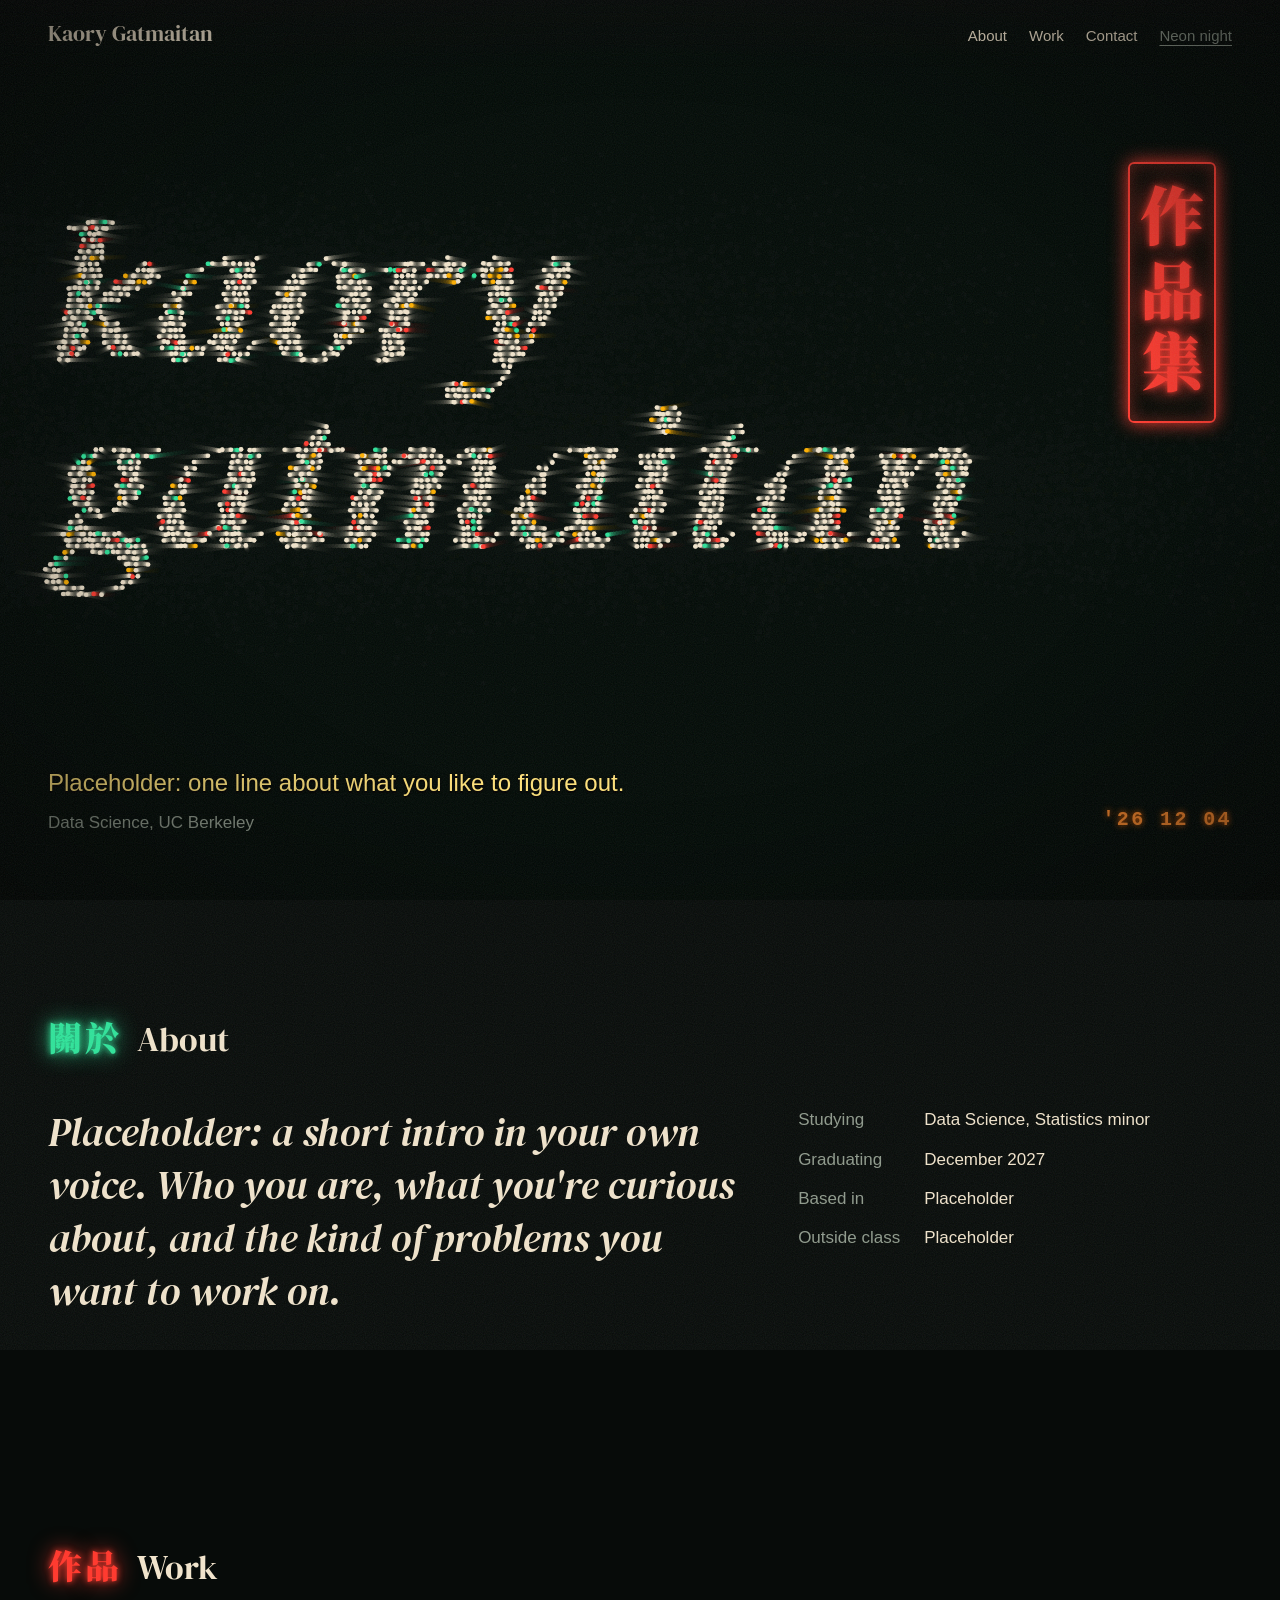
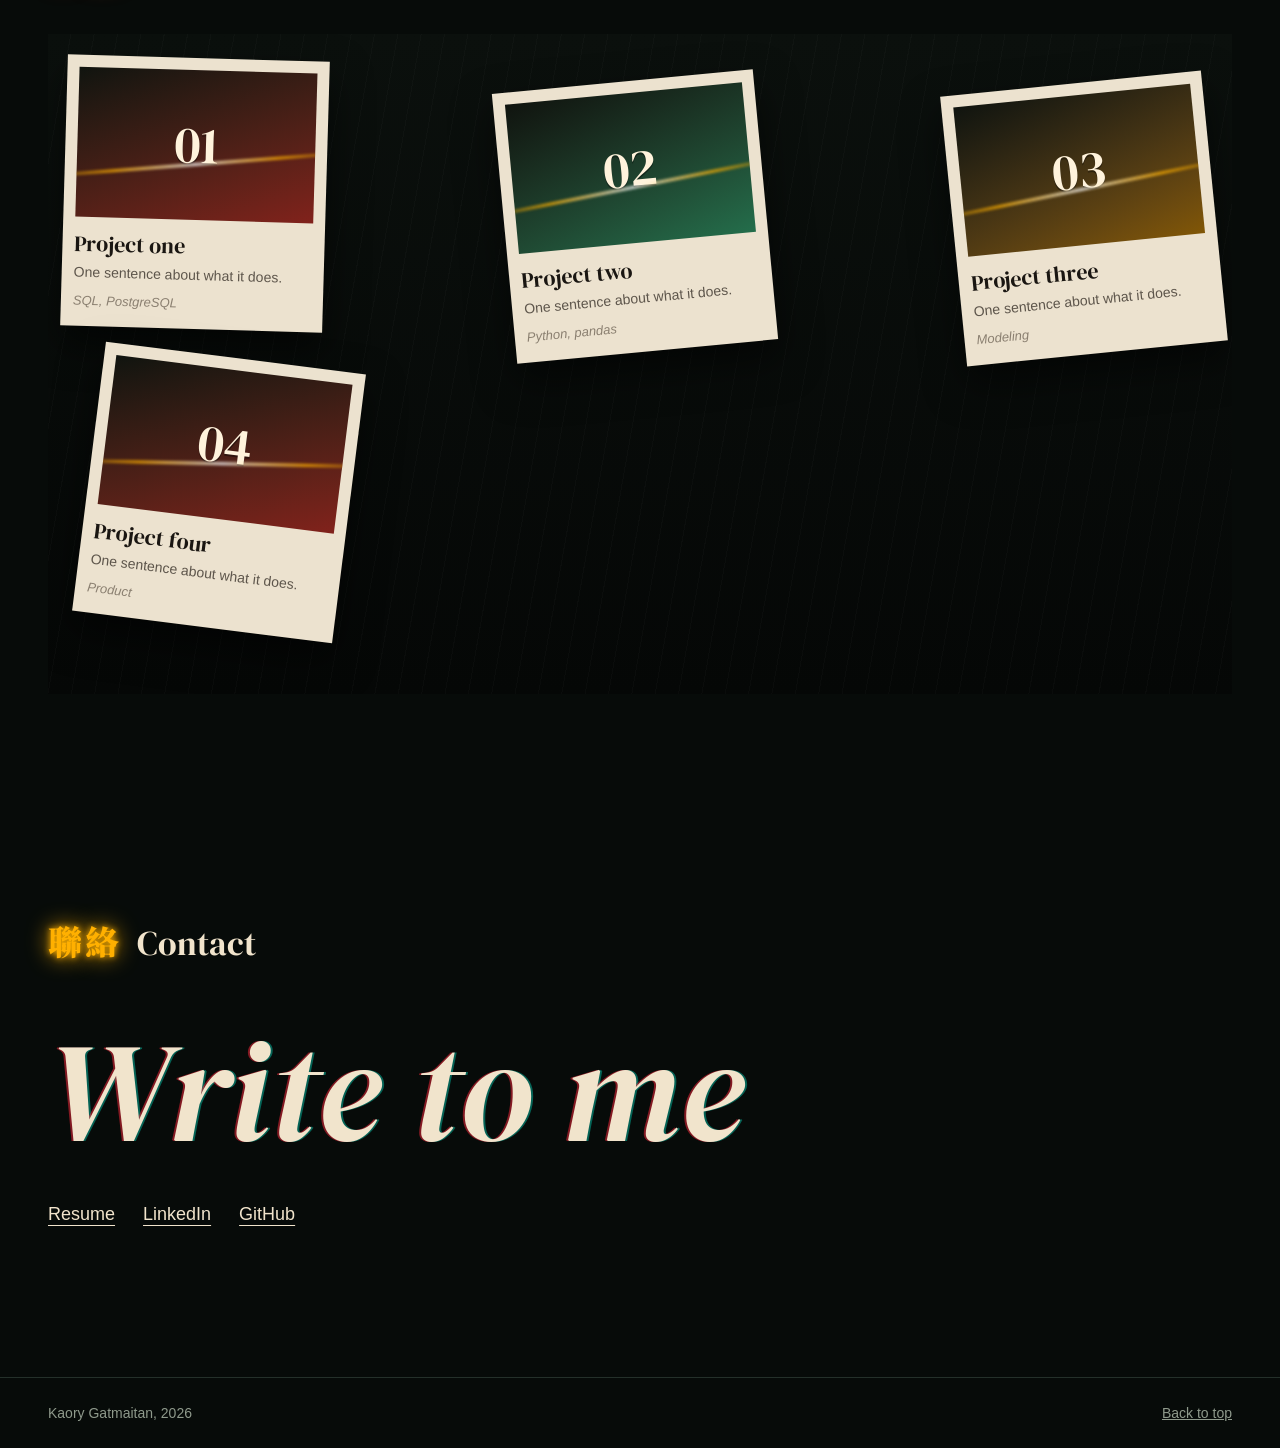
<file: legacy/index.html>
<!doctype html>
<html lang="en">
<head>
  <meta charset="utf-8">
  <meta name="viewport" content="width=device-width, initial-scale=1">
  <title>Kaory Gatmaitan</title>
  <meta name="description" content="Kaory Gatmaitan, data science at UC Berkeley.">
  <meta name="theme-color" content="#070b09">
  <link rel="preconnect" href="https://fonts.googleapis.com">
  <link rel="preconnect" href="https://fonts.gstatic.com" crossorigin>
  <link href="https://fonts.googleapis.com/css2?family=DM+Serif+Display:ital@0;1&family=Noto+Serif+TC:wght@900&display=swap" rel="stylesheet">
  <link rel="stylesheet" href="style.css">
</head>
<body>
  <div class="grain" aria-hidden="true"></div>
  <div class="vignette" aria-hidden="true"></div>

  <header class="topbar">
    <a href="#top" class="name">Kaory Gatmaitan</a>
    <nav>
      <a href="#about">About</a>
      <a href="#work">Work</a>
      <a href="#contact">Contact</a>
      <button id="grade" class="grade" title="Change the colors">Neon night</button>
    </nav>
  </header>

  <main id="top">
    <section class="hero">
      <canvas id="dots" aria-hidden="true"></canvas>
      <h1 class="sr-only">Kaory Gatmaitan</h1>
      <div class="sign neon flicker" aria-hidden="true">作品集</div>
      <div class="hero-text">
        <p class="subtitle">Placeholder: one line about what you like to figure out.</p>
        <p class="school">Data Science, UC Berkeley</p>
      </div>
      <span class="datestamp" id="datestamp" aria-hidden="true"></span>
    </section>

    <section id="about" class="about">
      <h2><span class="zh neon">關於</span> About</h2>
      <div class="about-grid">
        <p class="about-big reveal">
          Placeholder: a short intro in your own voice. Who you are, what you're curious about,
          and the kind of problems you want to work on.
        </p>
        <dl class="facts reveal">
          <dt>Studying</dt><dd>Data Science, Statistics minor</dd>
          <dt>Graduating</dt><dd>December 2027</dd>
          <dt>Based in</dt><dd>Placeholder</dd>
          <dt>Outside class</dt><dd>Placeholder</dd>
        </dl>
      </div>
    </section>

    <section id="work" class="work">
      <h2><span class="zh neon">作品</span> Work</h2>
      <div class="desk" id="desk"></div>
    </section>

    <section id="contact" class="contact">
      <h2><span class="zh neon">聯絡</span> Contact</h2>
      <a class="big-link" href="mailto:you@example.com">Write to me</a>
      <p class="links">
        <a href="#">Resume</a>
        <a href="#">LinkedIn</a>
        <a href="#">GitHub</a>
      </p>
    </section>
  </main>

  <footer class="footer">
    <span>Kaory Gatmaitan, <span id="year"></span></span>
    <a href="#top">Back to top</a>
  </footer>

  <div class="panel-backdrop" id="backdrop" hidden></div>
  <aside class="panel" id="panel" aria-hidden="true" role="dialog" aria-labelledby="panel-title">
    <button class="panel-close" id="panel-close" aria-label="Close">×</button>
    <h3 id="panel-title"></h3>
    <p class="panel-tags" id="panel-tags"></p>
    <div class="panel-img">Image or chart</div>
    <p id="panel-body"></p>
    <a href="#" id="panel-link">Code on GitHub</a>
  </aside>

  <script src="script.js"></script>
</body>
</html>
</file>
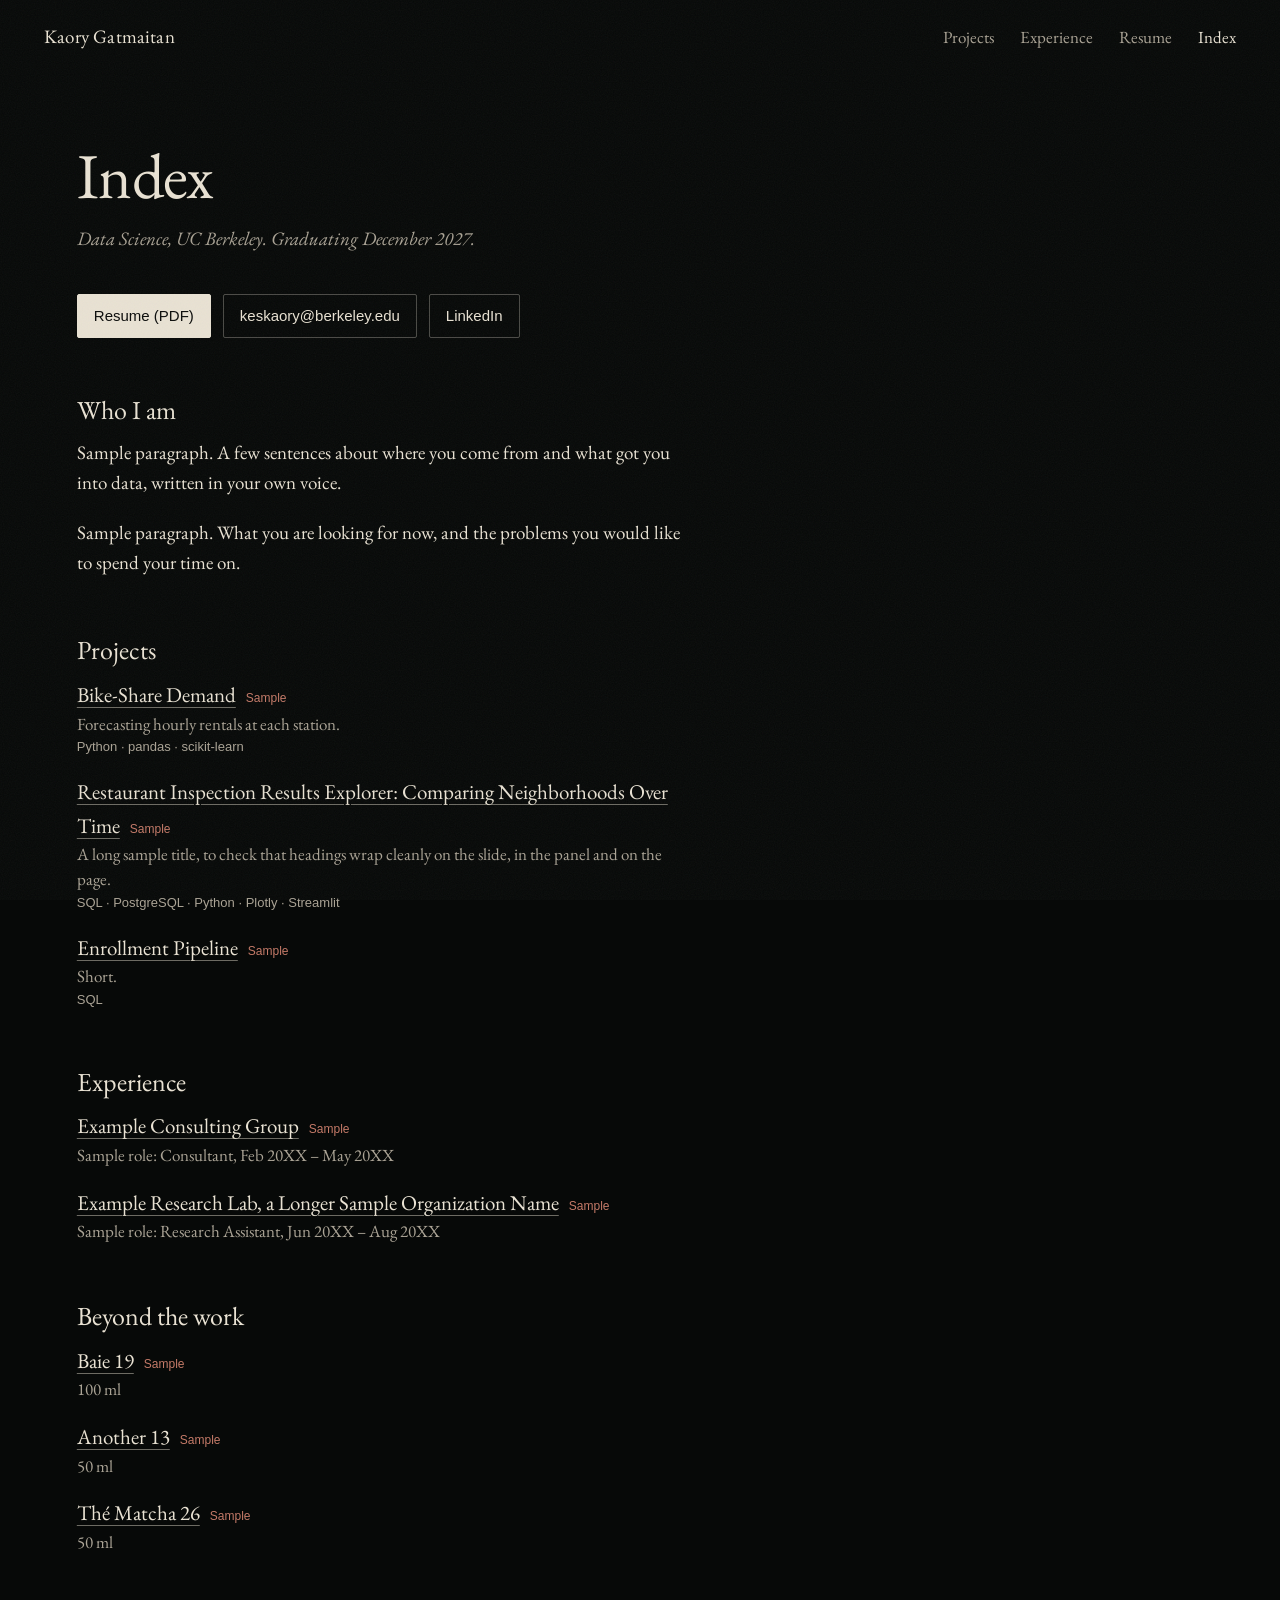
<file: contents.html>
<!doctype html>
<html lang="en">
<head>
  <meta charset="utf-8">
  <meta name="viewport" content="width=device-width, initial-scale=1">
  <title>Index · Kaory Gatmaitan</title>
  <meta name="theme-color" content="#070908">
  <link rel="icon" href="data:,">
  <link rel="preconnect" href="https://fonts.googleapis.com">
  <link rel="preconnect" href="https://fonts.gstatic.com" crossorigin>
  <link href="https://fonts.googleapis.com/css2?family=EB+Garamond:ital,wght@0,400;0,500;1,400&display=swap" rel="stylesheet">
  <link rel="stylesheet" href="css/site.css">
</head>
<body>
  <header class="site-header">
    <a class="site-name" href="index.html">Kaory Gatmaitan</a>
    <nav aria-label="Site">
      <a href="index.html#projects">Projects</a>
      <a href="index.html#experience">Experience</a>
      <a href="contents.html#resume" data-resume>Resume</a>
      <a href="contents.html" aria-current="page">Index</a>
    </nav>
  </header>

  <main class="page contents">
    <div class="page-inner" id="page">
      <h1>Index</h1>
      <p class="loading">Loading</p>
    </div>
  </main>

  <div class="fade in" id="fade" aria-hidden="true"></div>
  <script type="module" src="js/pages/contents-page.js"></script>
</body>
</html>
</file>
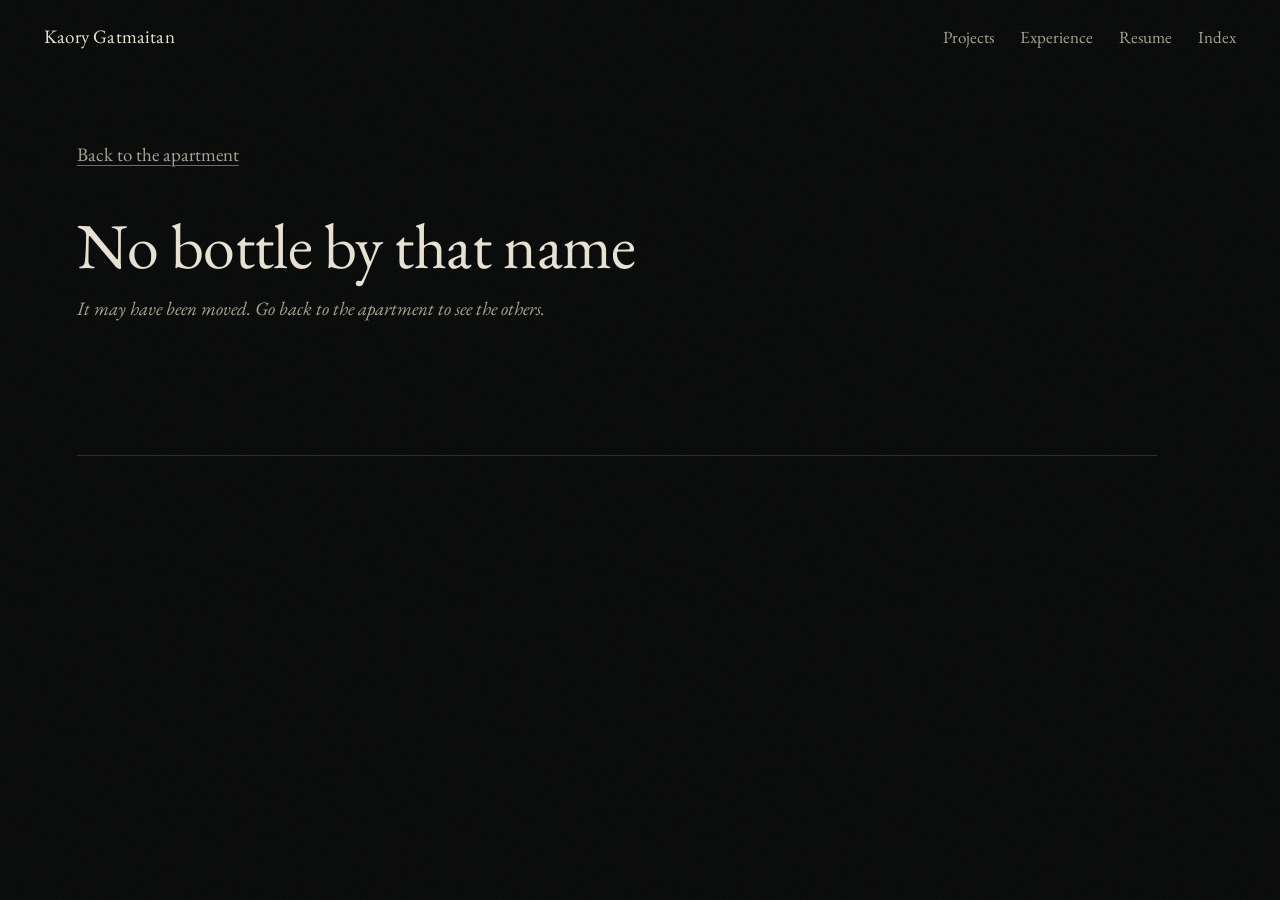
<file: fragrance.html>
<!doctype html>
<html lang="en">
<head>
  <meta charset="utf-8">
  <meta name="viewport" content="width=device-width, initial-scale=1">
  <title>Fragrance · Kaory Gatmaitan</title>
  <meta name="theme-color" content="#070908">
  <link rel="icon" href="data:,">
  <link rel="preconnect" href="https://fonts.googleapis.com">
  <link rel="preconnect" href="https://fonts.gstatic.com" crossorigin>
  <link href="https://fonts.googleapis.com/css2?family=EB+Garamond:ital,wght@0,400;0,500;1,400&display=swap" rel="stylesheet">
  <link rel="stylesheet" href="css/site.css">
</head>
<body>
  <header class="site-header">
    <a class="site-name" href="index.html">Kaory Gatmaitan</a>
    <nav aria-label="Site">
      <a href="index.html#projects">Projects</a>
      <a href="index.html#experience">Experience</a>
      <a href="contents.html#resume" data-resume>Resume</a>
      <a href="contents.html">Index</a>
    </nav>
  </header>

  <main class="page fragrance">
    <div class="page-inner wide">
      <a class="back" id="back" href="index.html">Back to the apartment</a>
      <h1 id="name">Fragrance</h1>
      <p class="meta" id="meta"></p>

      <div class="fragrance-body">
        <div class="fragrance-text">
          <h2>The notes</h2>
          <p id="notes"></p>
          <h2>What it brings back</h2>
          <p id="memory"></p>
          <h2>When I wear it</h2>
          <p id="wear"></p>
          <h2>How I came to have it</h2>
          <p id="acquired"></p>
        </div>
        <figure class="photo-slot">
          <div class="photo-frame" role="img" aria-label="Photo of the bottle"></div>
        </figure>
      </div>

      <nav class="sibling-nav" aria-label="Other fragrances">
        <a id="prev" href="#"></a>
        <a id="next" href="#"></a>
      </nav>
    </div>
  </main>

  <div class="fade in" id="fade" aria-hidden="true"></div>
  <script type="module" src="js/pages/fragrance-page.js"></script>
</body>
</html>
</file>
<file: legacy/style.css>
:root {
  --bg: #070b09;
  --bg2: #0d1411;
  --ink: #f1e4cc;
  --muted: #8f9a8c;
  --line: #24302a;
  --a1: #ff3b30;  /* red neon */
  --a2: #2fe39a;  /* green neon */
  --a3: #ffb000;  /* street-lamp amber */
  --serif: "DM Serif Display", Georgia, serif;
  --zh: "Noto Serif TC", serif;
  --sans: "Helvetica Neue", Helvetica, Arial, sans-serif;
  color-scheme: dark;
}

* { box-sizing: border-box; }
html { scroll-behavior: smooth; }
body {
  margin: 0;
  background: var(--bg);
  color: var(--ink);
  font-family: var(--sans);
  font-size: 17px;
  line-height: 1.6;
  overflow-x: hidden;
  transition: background .6s;
}
a { color: inherit; }
.sr-only { position: absolute; width: 1px; height: 1px; overflow: hidden; clip: rect(0 0 0 0); }
::selection { background: var(--a1); color: var(--bg); }

/* film grain and dark corners */
.grain {
  position: fixed; inset: -50%; z-index: 50; pointer-events: none; opacity: .09;
  background-image: url("data:image/svg+xml,%3Csvg xmlns='http://www.w3.org/2000/svg' width='200' height='200'%3E%3Cfilter id='n'%3E%3CfeTurbulence type='fractalNoise' baseFrequency='.9' numOctaves='2' stitchTiles='stitch'/%3E%3C/filter%3E%3Crect width='100%25' height='100%25' filter='url(%23n)'/%3E%3C/svg%3E");
  animation: grain .6s steps(4) infinite;
}
@keyframes grain {
  0% { transform: translate(0, 0); }
  25% { transform: translate(-3%, 2%); }
  50% { transform: translate(2%, -4%); }
  75% { transform: translate(-1%, 3%); }
}
.vignette {
  position: fixed; inset: 0; z-index: 49; pointer-events: none;
  background: radial-gradient(ellipse at center, transparent 55%, rgb(0 0 0 / .55) 100%);
}

.neon {
  color: var(--a1);
  text-shadow: 0 0 6px currentColor, 0 0 22px currentColor;
}
.flicker { animation: flicker 7s infinite; }
@keyframes flicker {
  0%, 18%, 22%, 25%, 53%, 57%, 100% { opacity: 1; }
  20%, 24%, 55% { opacity: .35; text-shadow: none; }
}

/* top bar */
.topbar {
  position: fixed; top: 0; left: 0; right: 0; z-index: 20;
  display: flex; align-items: baseline; gap: 20px;
  padding: 16px clamp(16px, 4vw, 48px);
  background: linear-gradient(var(--bg), transparent);
}
.name { font-family: var(--serif); font-size: 22px; text-decoration: none; }
.topbar nav { margin-left: auto; display: flex; align-items: baseline; gap: 22px; font-size: 15px; }
.topbar nav a { text-decoration: none; }
.topbar nav a:hover { color: var(--a2); }
.grade {
  font: inherit; color: var(--muted); background: none; border: none; padding: 0;
  cursor: pointer; text-decoration: underline; text-underline-offset: 4px;
}
.grade:hover { color: var(--a3); }

/* hero */
.hero {
  position: relative; min-height: 100svh;
  display: flex; flex-direction: column; justify-content: flex-end;
  padding: 0 clamp(16px, 4vw, 48px) 64px;
}
#dots { position: absolute; inset: 0; width: 100%; height: 100%; cursor: crosshair; }
.sign {
  position: absolute; right: clamp(16px, 5vw, 72px); top: 18%;
  writing-mode: vertical-rl; font-family: var(--zh); font-weight: 900;
  font-size: clamp(36px, 5vw, 64px); letter-spacing: .15em; line-height: 1;
  padding: 18px 10px; border: 2px solid currentColor; border-radius: 6px;
  box-shadow: 0 0 18px var(--a1), inset 0 0 18px color-mix(in srgb, var(--a1) 40%, transparent);
  pointer-events: none;
}
.hero-text { position: relative; max-width: 620px; pointer-events: none; }
/* yellow film subtitles */
.subtitle {
  color: #ffe27a; font-size: clamp(19px, 2.2vw, 24px); line-height: 1.45; margin: 0 0 8px;
  text-shadow: 0 2px 0 #000, 0 0 3px #000;
}
.school { margin: 0; color: var(--muted); }
/* orange date imprint, like a point-and-shoot */
.datestamp {
  position: absolute; right: clamp(16px, 4vw, 48px); bottom: 64px;
  font-family: "Courier New", monospace; font-weight: bold;
  color: #ff8a2a; font-size: 20px; letter-spacing: .12em;
  text-shadow: 0 0 6px #ff6a00;
}

/* sections */
section { position: relative; z-index: 2; padding: 110px clamp(16px, 4vw, 48px); }
h2 {
  display: flex; align-items: baseline; gap: 16px; margin: 0 0 40px;
  font-family: var(--serif); font-weight: 400; font-size: 34px;
}
.zh { font-family: var(--zh); font-weight: 900; font-size: 34px; letter-spacing: .08em; }
#about .zh { color: var(--a2); }
#work .zh { color: var(--a1); }
#contact .zh { color: var(--a3); }

.about-grid { display: grid; grid-template-columns: 1.6fr 1fr; gap: 56px; align-items: start; }
.about-big {
  font-family: var(--serif); font-style: italic;
  font-size: clamp(26px, 3.2vw, 40px); line-height: 1.32; margin: 0;
}
.facts { margin: 0; display: grid; grid-template-columns: auto 1fr; gap: 12px 24px; }
.facts dt { color: var(--muted); }
.facts dd { margin: 0; }

.reveal { opacity: 0; filter: blur(10px); transform: translateX(-28px); transition: opacity 1s, filter 1s, transform 1s; }
.reveal.in { opacity: 1; filter: none; transform: none; }

/* the desk is a wet street at night */
.desk {
  position: relative; height: 660px; overflow: hidden;
  background:
    repeating-linear-gradient(100deg, transparent 0 22px, rgb(255 255 255 / .018) 22px 23px),
    linear-gradient(#0b100d, #050706);
}
.card {
  position: absolute; width: 262px;
  background: #ece2cf; color: #1a1612;
  padding: 12px 12px 16px;
  cursor: grab; user-select: none; touch-action: none;
  box-shadow: 0 18px 40px rgb(0 0 0 / .55);
  transition: transform .5s, left .5s, top .5s;
}
.card.dragging { cursor: grabbing; transition: none; z-index: 10; }
.card .thumb {
  position: relative; height: 150px; margin-bottom: 12px; overflow: hidden;
  display: grid; place-items: center;
  font-family: var(--serif); font-size: 52px; color: #fff3dc;
  text-shadow: 0 2px 0 rgb(0 0 0 / .4);
  background: linear-gradient(160deg, #10140f, color-mix(in srgb, var(--c) 45%, #1a0d0a));
}
.card .thumb::after {
  content: ""; position: absolute; left: -20%; right: -20%; top: 62%; height: 3px;
  background: linear-gradient(90deg, transparent, var(--a3), #fff, var(--a3), transparent);
  filter: blur(1.5px); transform: rotate(-6deg); opacity: .8;
}
.card h3 { font-family: var(--serif); font-weight: 400; font-size: 22px; margin: 0 0 4px; line-height: 1.3; }
.card p { margin: 0; font-size: 14px; color: #5d554b; line-height: 1.5; }
.card .tags { margin-top: 8px; font-size: 13px; color: #8a7f70; font-style: italic; }

/* contact */
.contact { padding-bottom: 130px; }
.big-link {
  display: inline-block; font-family: var(--serif); font-style: italic;
  font-size: clamp(56px, 11vw, 150px); line-height: 1.15; text-decoration: none;
  text-shadow: -2px 0 rgb(255 40 60 / .5), 2px 0 rgb(0 230 200 / .4);
  transition: color .3s, text-shadow .3s;
}
.big-link:hover { color: var(--a1); }
.links { display: flex; gap: 28px; margin-top: 28px; font-size: 18px; }
.links a { text-underline-offset: 5px; }
.links a:hover { color: var(--a2); }

.footer {
  position: relative; z-index: 2;
  display: flex; justify-content: space-between; gap: 16px;
  padding: 24px clamp(16px, 4vw, 48px); border-top: 1px solid var(--line);
  color: var(--muted); font-size: 14px;
}

/* project panel */
.panel-backdrop { position: fixed; inset: 0; background: rgb(0 0 0 / .6); z-index: 30; }
.panel {
  position: fixed; top: 0; right: 0; bottom: 0; z-index: 31;
  width: min(540px, 100%); background: var(--bg2);
  padding: 60px 32px 32px; overflow-y: auto;
  transform: translateX(100%); transition: transform .5s;
}
.panel.open { transform: none; }
.panel h3 { font-family: var(--serif); font-weight: 400; font-size: 40px; line-height: 1.3; margin: 0 0 6px; }
.panel-tags { color: var(--muted); font-style: italic; margin: 0; }
.panel-img {
  height: 240px; margin: 22px 0; display: grid; place-items: center;
  color: var(--muted); background: #0a0d0b; border: 1px solid var(--line);
}
#panel-link { text-underline-offset: 5px; }
.panel-close {
  position: absolute; top: 14px; right: 18px; font-size: 32px; line-height: 1;
  background: none; border: none; color: var(--ink); cursor: pointer;
}

/* phones */
@media (max-width: 720px) {
  .topbar { flex-wrap: wrap; gap: 6px 16px; }
  .topbar nav { margin-left: 0; gap: 16px; }
  .sign { top: 16%; font-size: 30px; }
  .datestamp { display: none; }
  .about-grid { grid-template-columns: 1fr; gap: 36px; }
  .desk { height: auto; background: none; display: grid; gap: 22px; overflow: visible; }
  .card { position: static; width: 100%; transform: none !important; cursor: pointer; touch-action: auto; }
}

@media (prefers-reduced-motion: reduce) {
  .grain, .flicker { animation: none; }
  .reveal { opacity: 1; filter: none; transform: none; }
  * { transition: none !important; }
}
</file>
<file: css/site.css>
/* Shared by every page. */
:root {
  --night: #070908;
  --night-2: #0e1211;
  --paper: #e9e2d3;
  --paper-dim: #aaa395;
  --line: rgb(233 226 211 / 0.16);
  --amber: #d6a565;
  --serif: "EB Garamond", Garamond, "Times New Roman", serif;
  --sans: "Helvetica Neue", Helvetica, Arial, sans-serif;
  color-scheme: dark;
}

* { box-sizing: border-box; }
html { -webkit-text-size-adjust: 100%; }
body {
  margin: 0;
  background: var(--night);
  color: var(--paper);
  font-family: var(--serif);
  font-size: 19px;
  line-height: 1.6;
}
a { color: inherit; text-decoration-thickness: 1px; text-underline-offset: 0.22em; text-decoration-color: rgb(233 226 211 / 0.45); }
a:hover { text-decoration-color: var(--amber); }
::selection { background: rgb(214 165 101 / 0.45); color: var(--paper); }
:focus-visible { outline: 1px solid var(--amber); outline-offset: 4px; border-radius: 2px; }
button { font: inherit; color: inherit; }

.visually-hidden {
  position: absolute; width: 1px; height: 1px; padding: 0; margin: -1px;
  overflow: hidden; clip: rect(0 0 0 0); white-space: nowrap; border: 0;
}

.skip {
  position: fixed; left: 16px; top: -60px; z-index: 100;
  background: var(--paper); color: var(--night); padding: 8px 14px; text-decoration: none;
}
.skip:focus { top: 16px; }

/* header */
.site-header {
  position: fixed; top: 0; left: 0; right: 0; z-index: 20;
  display: flex; align-items: baseline; justify-content: space-between; gap: 24px;
  padding: 22px clamp(16px, 4vw, 44px);
  font-size: 17px;
  pointer-events: none;
}
.site-header a { pointer-events: auto; text-decoration: none; }
.site-header a:hover { color: #fff; }
.site-name { font-size: 19px; letter-spacing: 0.01em; }
.site-header nav { display: flex; gap: 26px; color: var(--paper-dim); }

/* the black used for fades between scene and page */
.fade {
  position: fixed; inset: 0; z-index: 90; background: #000;
  opacity: 0; pointer-events: none;
  transition: opacity 1.1s cubic-bezier(.3, 0, .2, 1);
}
.fade.in { opacity: 1; }

/* reading pages */
.page { min-height: 100vh; padding: 140px clamp(16px, 6vw, 80px) 100px; }
.page-inner { max-width: 68ch; }
.page h1 { font-weight: 400; font-size: clamp(40px, 6vw, 64px); line-height: 1.12; margin: 0 0 12px; letter-spacing: -0.01em; text-wrap: balance; }
.page h2 { font-weight: 400; font-size: 26px; line-height: 1.3; margin: 56px 0 10px; }
.page p { margin: 0 0 1em; }
.page .meta { color: var(--paper-dim); font-style: italic; margin-bottom: 40px; }
.back { display: inline-block; margin-bottom: 40px; color: var(--paper-dim); }

/* faint film grain on reading pages, still rather than moving */
.page::before {
  content: ""; position: fixed; inset: 0; pointer-events: none; z-index: 1; opacity: 0.05;
  background-image: url("data:image/svg+xml,%3Csvg xmlns='http://www.w3.org/2000/svg' width='220' height='220'%3E%3Cfilter id='n'%3E%3CfeTurbulence type='fractalNoise' baseFrequency='.85' numOctaves='2' stitchTiles='stitch'/%3E%3C/filter%3E%3Crect width='100%25' height='100%25' filter='url(%23n)'/%3E%3C/svg%3E");
}

@media (max-width: 640px) {
  .site-header { flex-direction: column; gap: 4px; padding-top: 16px; }
  .site-header nav { gap: 18px; }
  .page { padding-top: 120px; }
}

@media (prefers-reduced-motion: reduce) {
  .fade { transition-duration: 0.3s; }
}

/* fragrance page */
.page-inner.wide { max-width: 1080px; }
.fragrance-body { display: grid; grid-template-columns: minmax(0, 62ch) minmax(220px, 340px); gap: 72px; align-items: start; }
.fragrance-text h2:first-child { margin-top: 0; }
.photo-slot { margin: 6px 0 0; position: sticky; top: 40px; }
@media (max-width: 860px) {
  .fragrance-body { grid-template-columns: 1fr; gap: 40px; }
  .photo-slot { position: static; order: -1; max-width: 320px; }
}
.photo-frame {
  aspect-ratio: 4 / 5; max-width: 420px;
  display: grid; place-items: center; text-align: center; padding: 24px;
  background: var(--night-2); border: 1px solid var(--line);
  color: var(--paper-dim); font-style: italic;
}
.sibling-nav {
  display: flex; justify-content: space-between; gap: 24px; flex-wrap: wrap;
  margin-top: 72px; padding-top: 24px; border-top: 1px solid var(--line);
  color: var(--paper-dim);
}

/* index page */
.plain-list { list-style: none; padding: 0; margin: 0; }
.plain-list li { margin: 0 0 6px; }
.site-header [aria-current="page"] { color: var(--paper); }
/* on reading pages the header scrolls away with the page instead of floating over text */
body:not(.scene-page) .site-header { position: absolute; }

/* detail pages (project, experience) */
.loading { color: var(--paper-dim); font-style: italic; }
.sample-note { display: inline-block; margin: 0 0 32px; font-family: var(--sans); font-size: 13px; color: #c47a68; }
.tag { font-family: var(--sans); font-size: 12px; color: #c47a68; margin-left: 6px; }
.detail-body { display: grid; grid-template-columns: minmax(0, 62ch) minmax(260px, 420px); gap: 72px; align-items: start; }
.detail-body.single { grid-template-columns: minmax(0, 66ch); }
.detail-text h2:first-of-type { margin-top: 48px; }
.lede { font-size: 22px; line-height: 1.5; }
.detail-side { position: sticky; top: 40px; }
.preview { margin: 6px 0 0; }
.preview canvas, .preview img { display: block; width: 100%; height: auto; border: 1px solid var(--line); }
.preview figcaption { margin-top: 10px; font-style: italic; font-size: 16px; color: var(--paper-dim); }
.results { display: flex; flex-wrap: wrap; gap: 20px 44px; margin: 0; }
.results div { max-width: 220px; }
.results dt { font-size: 40px; line-height: 1.05; font-variant-numeric: tabular-nums lining-nums; }
.results dd { margin: 6px 0 0; font-family: var(--sans); font-size: 14px; line-height: 1.45; color: var(--paper-dim); }
.bullets { padding-left: 1.1em; margin: 0 0 1em; }
.bullets li { margin: 0 0 8px; }
.links { margin-top: 40px; }
@media (max-width: 860px) {
  .detail-body { grid-template-columns: 1fr; gap: 36px; }
  .detail-side { position: static; order: -1; }
}

/* index page */
.index-list { list-style: none; padding: 0; margin: 0; }
.index-list li { margin: 0 0 18px; }
.index-list > li > a { font-size: 21px; }
.index-sub { display: block; color: var(--paper-dim); font-size: 17px; line-height: 1.45; }
.index-stack { display: block; font-family: var(--sans); font-size: 13px; margin-top: 2px; }
.contents h2 { scroll-margin-top: 40px; }
.index-h3 { font-weight: 400; font-size: 22px; margin: 28px 0 4px; }
.index-list.compact li { margin: 0 0 4px; font-size: 18px; }

/* the Index's first line of business: the resume, and how to get in touch */
.index-actions { display: flex; flex-wrap: wrap; gap: 10px 12px; margin: 26px 0 6px; font-family: var(--sans); font-size: 15px; }
.index-actions a { padding: 9px 16px; border: 1px solid rgb(233 226 211 / 0.3); border-radius: 2px; text-decoration: none; color: var(--paper); }
.index-actions a:hover, .index-actions a:focus-visible { border-color: var(--paper); }
.index-actions a.primary { background: var(--paper); border-color: var(--paper); color: #0b0c0b; }
</file>
